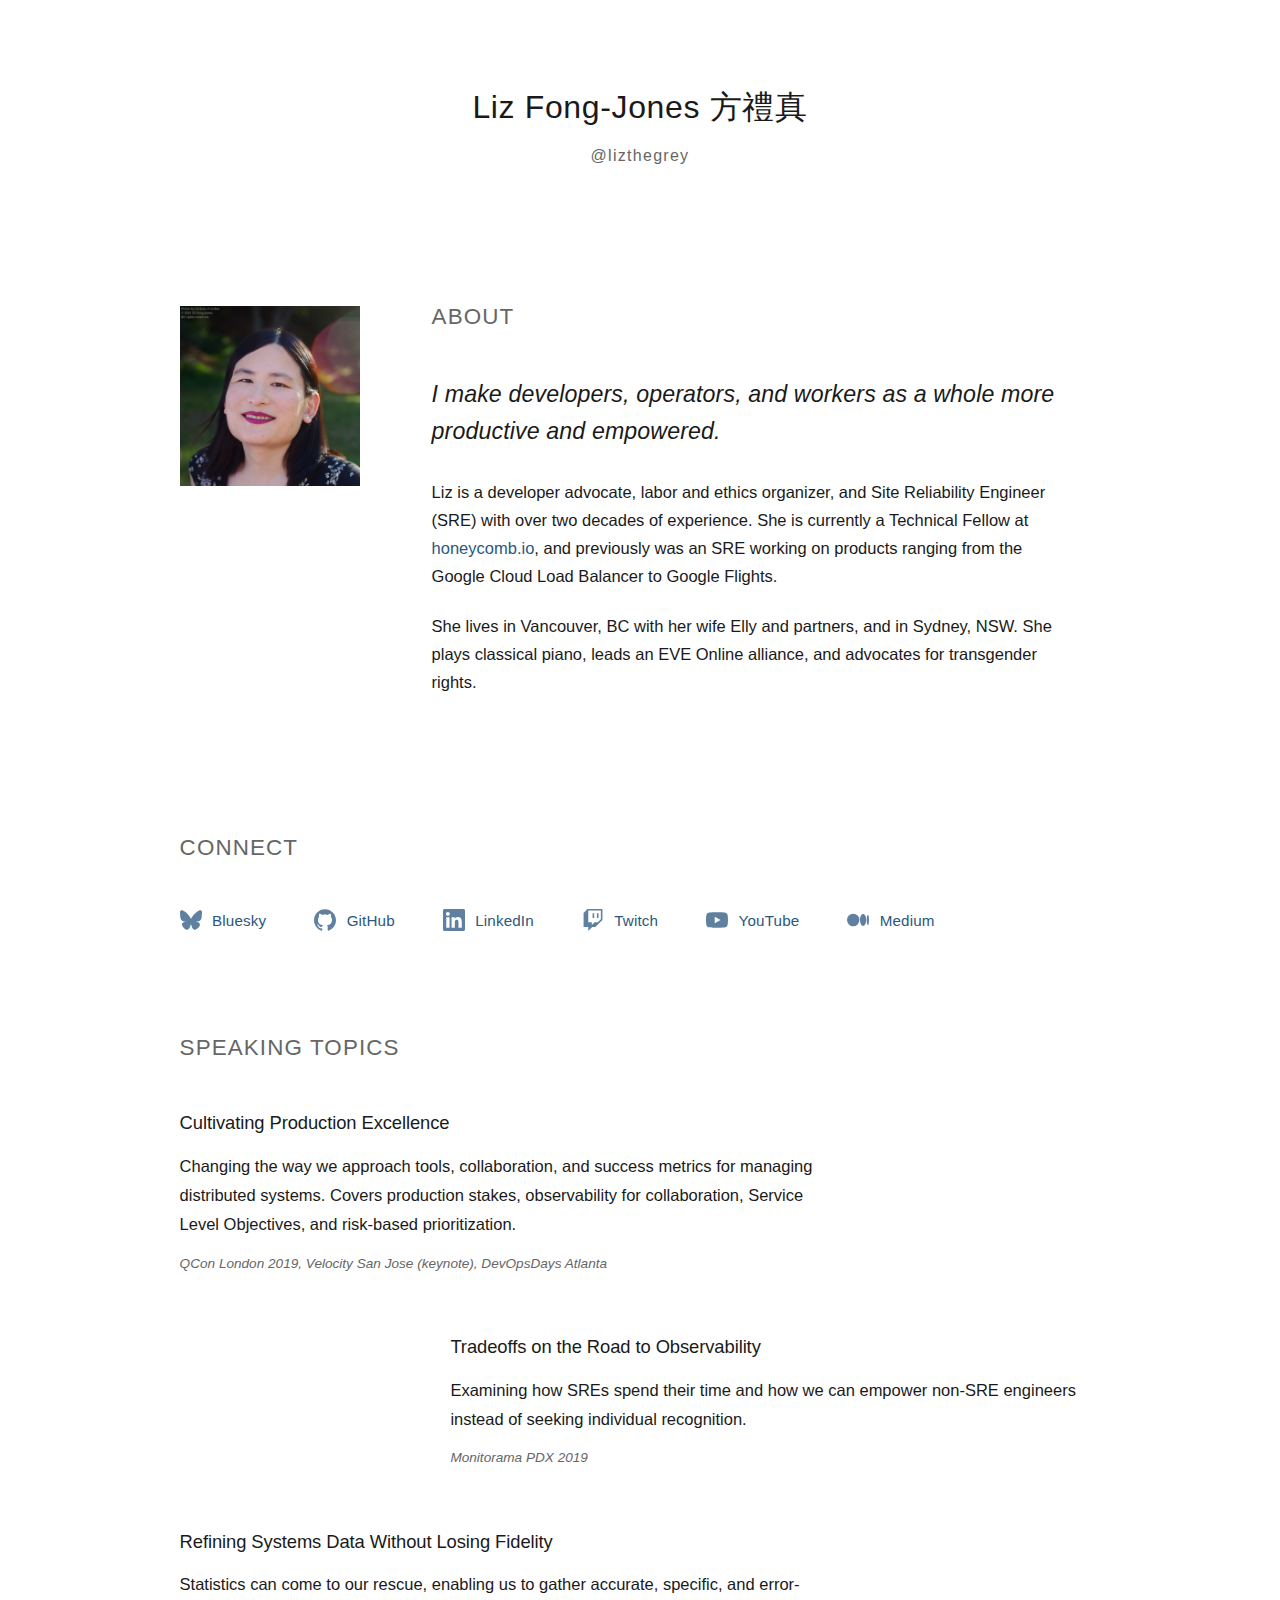
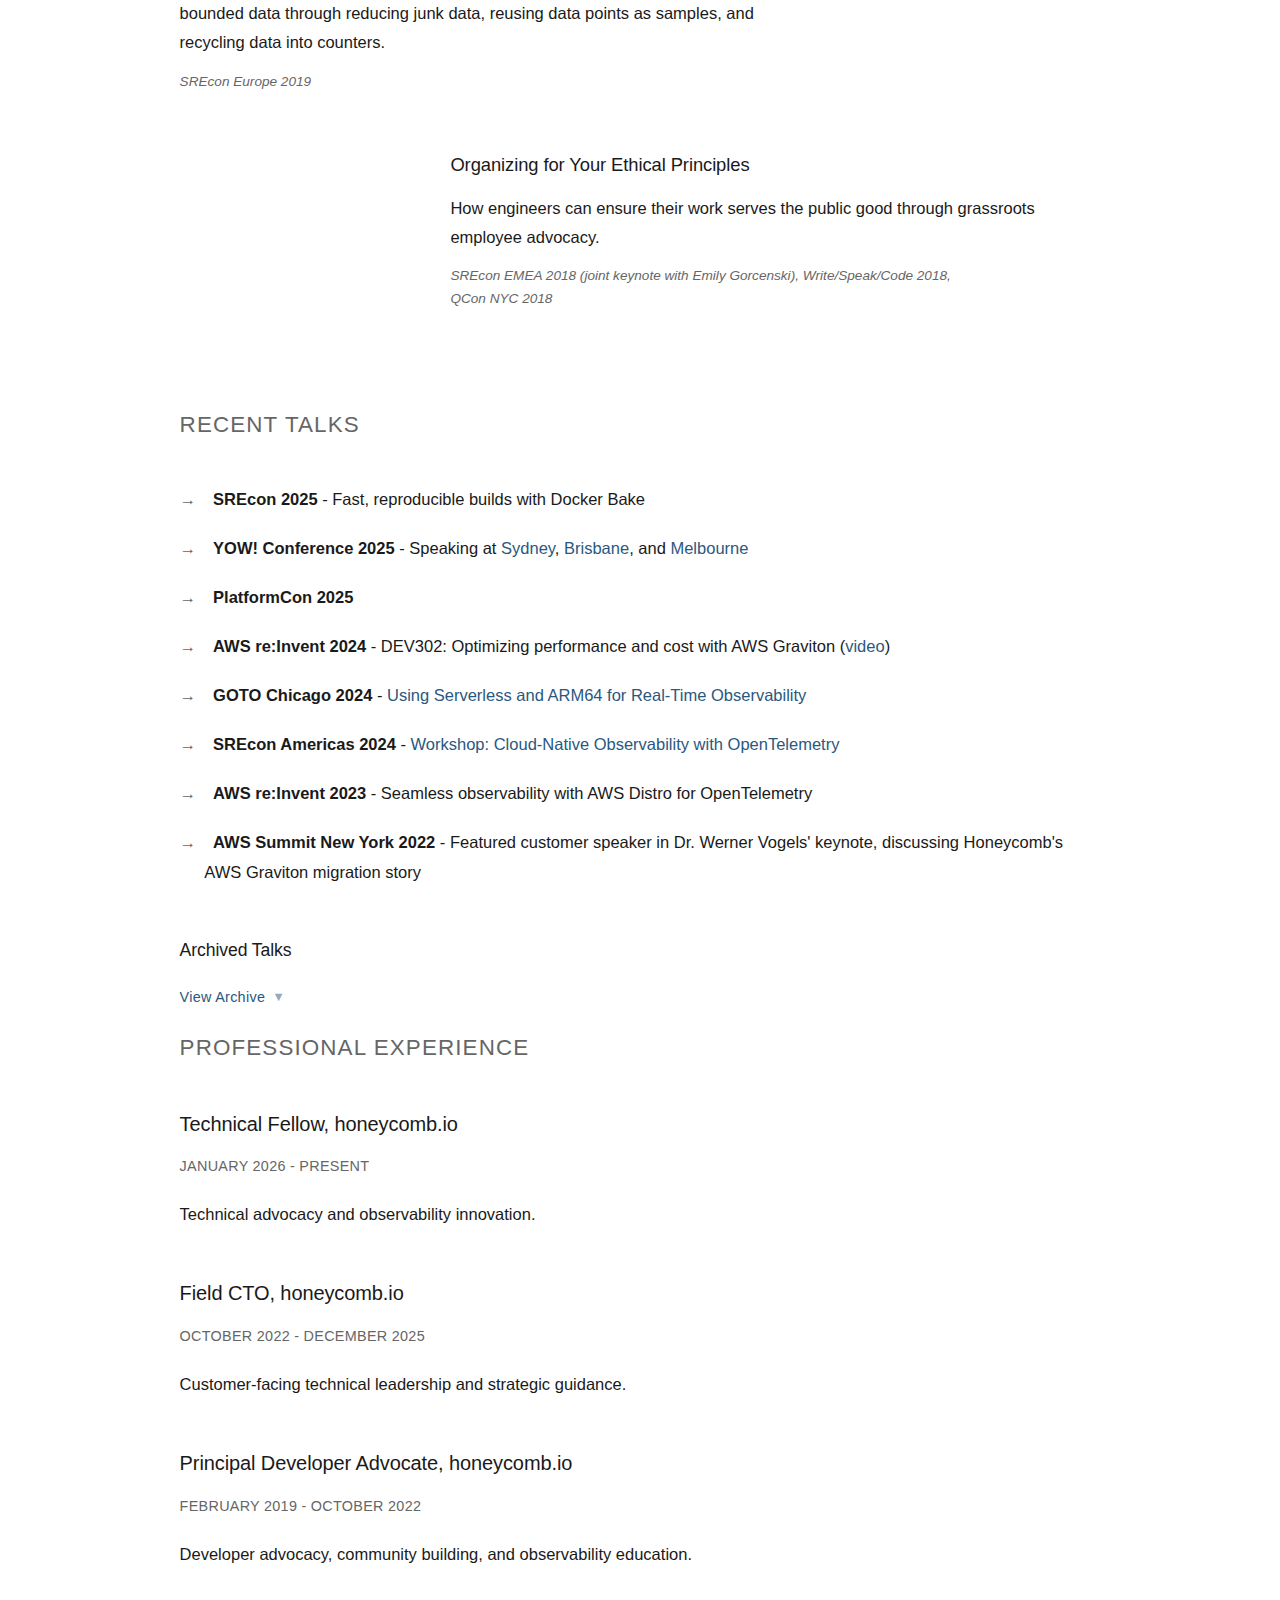
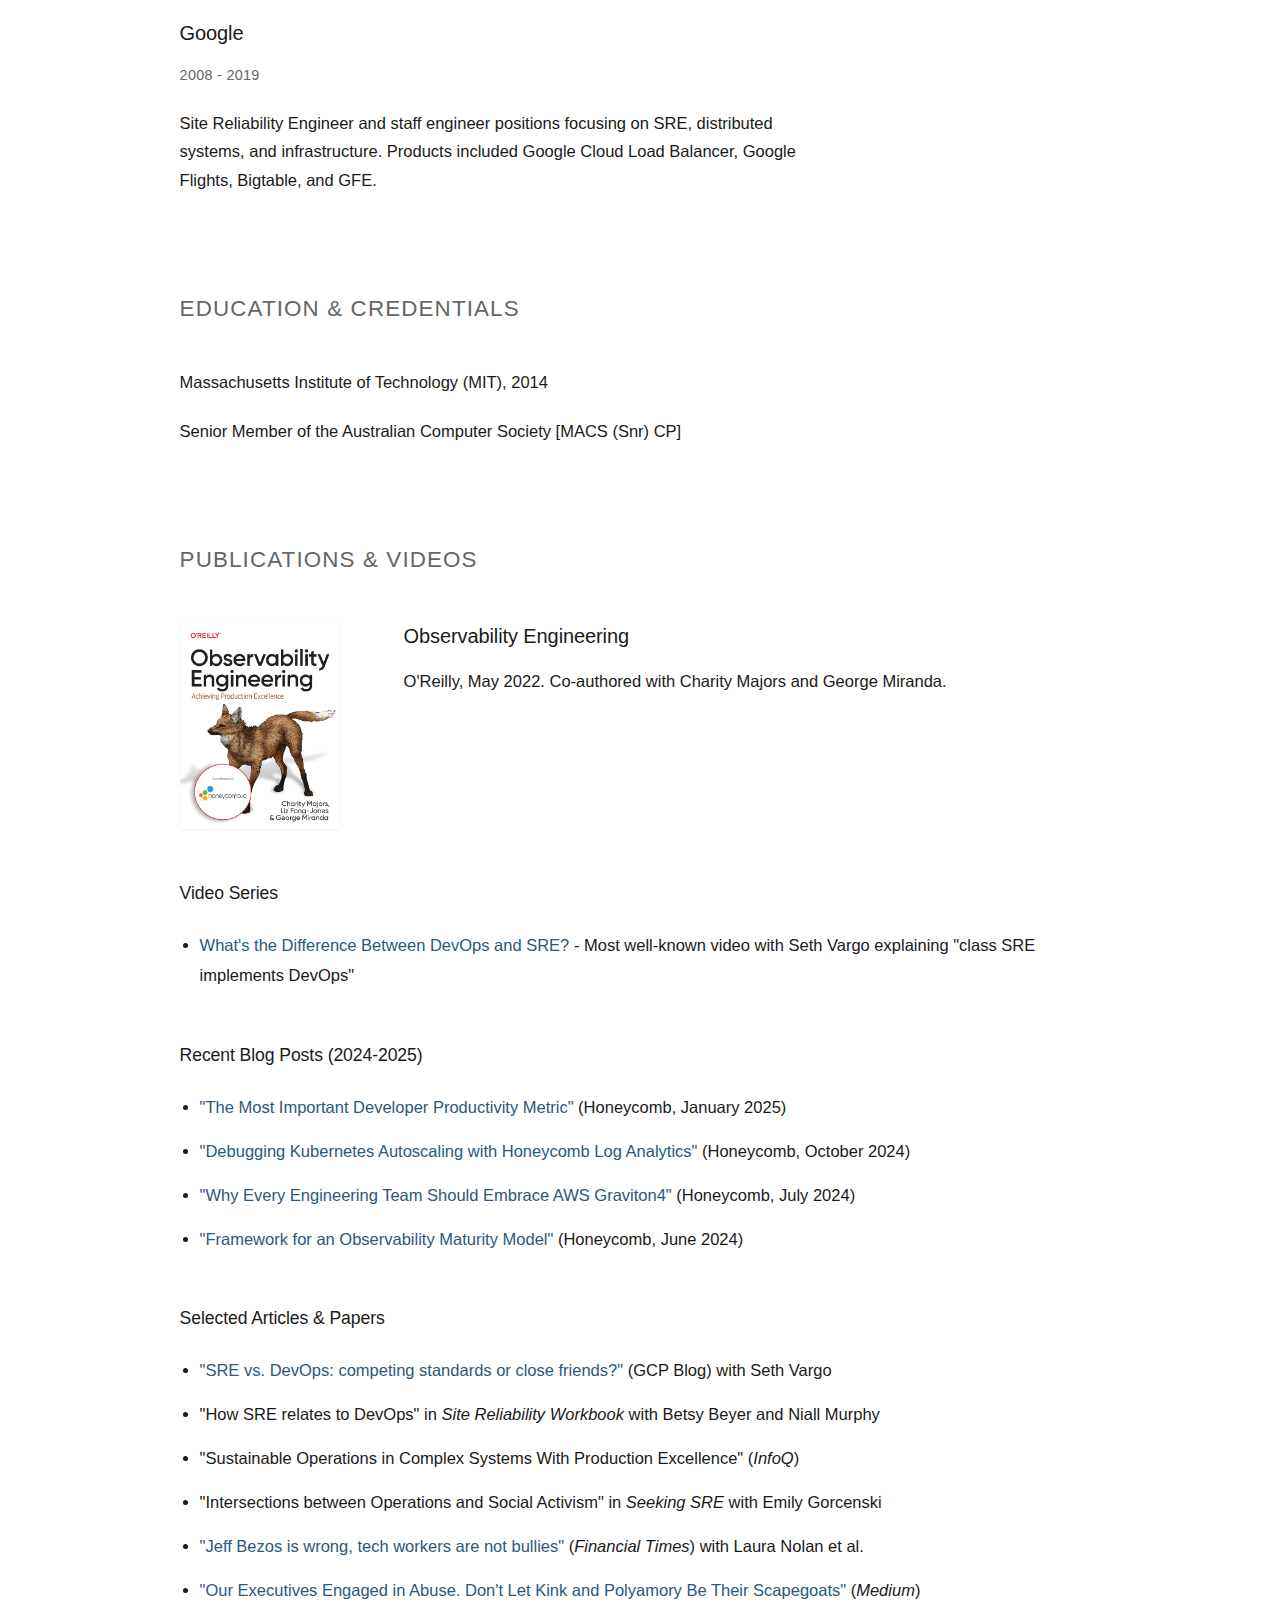
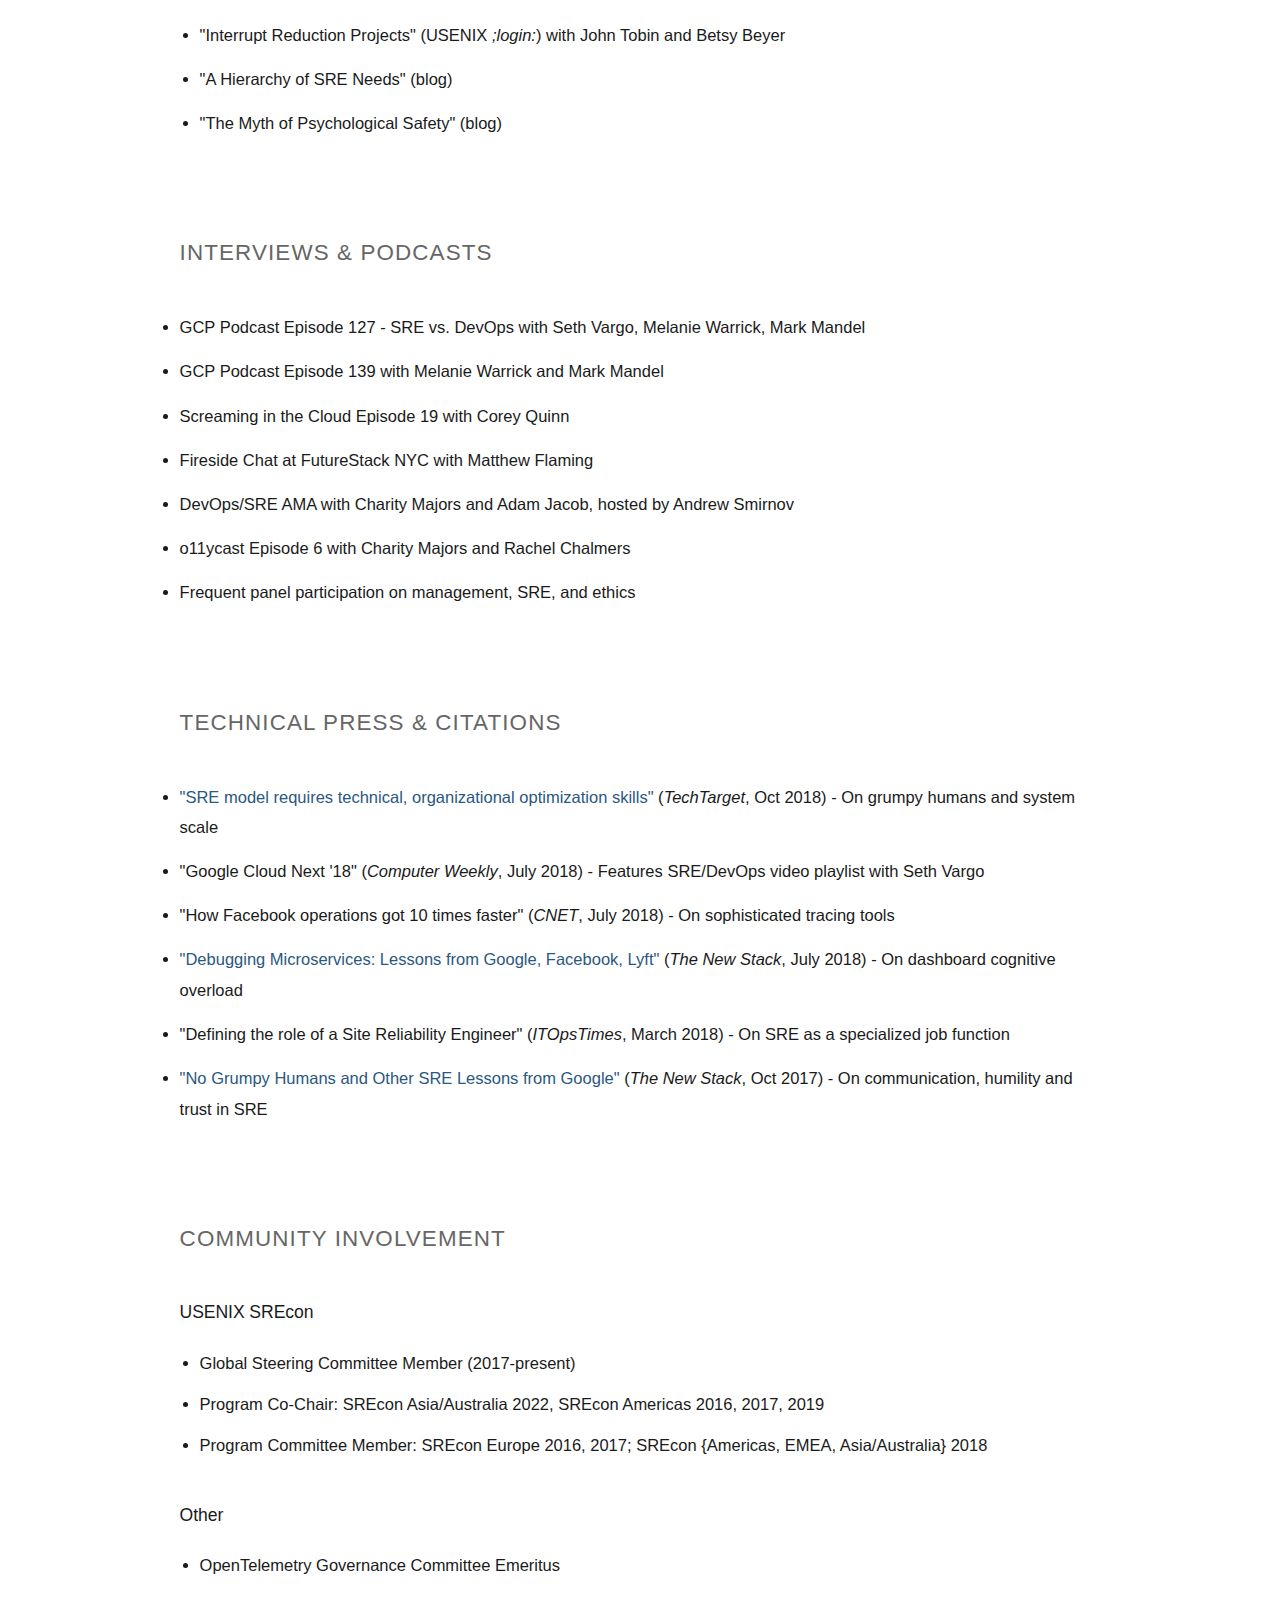
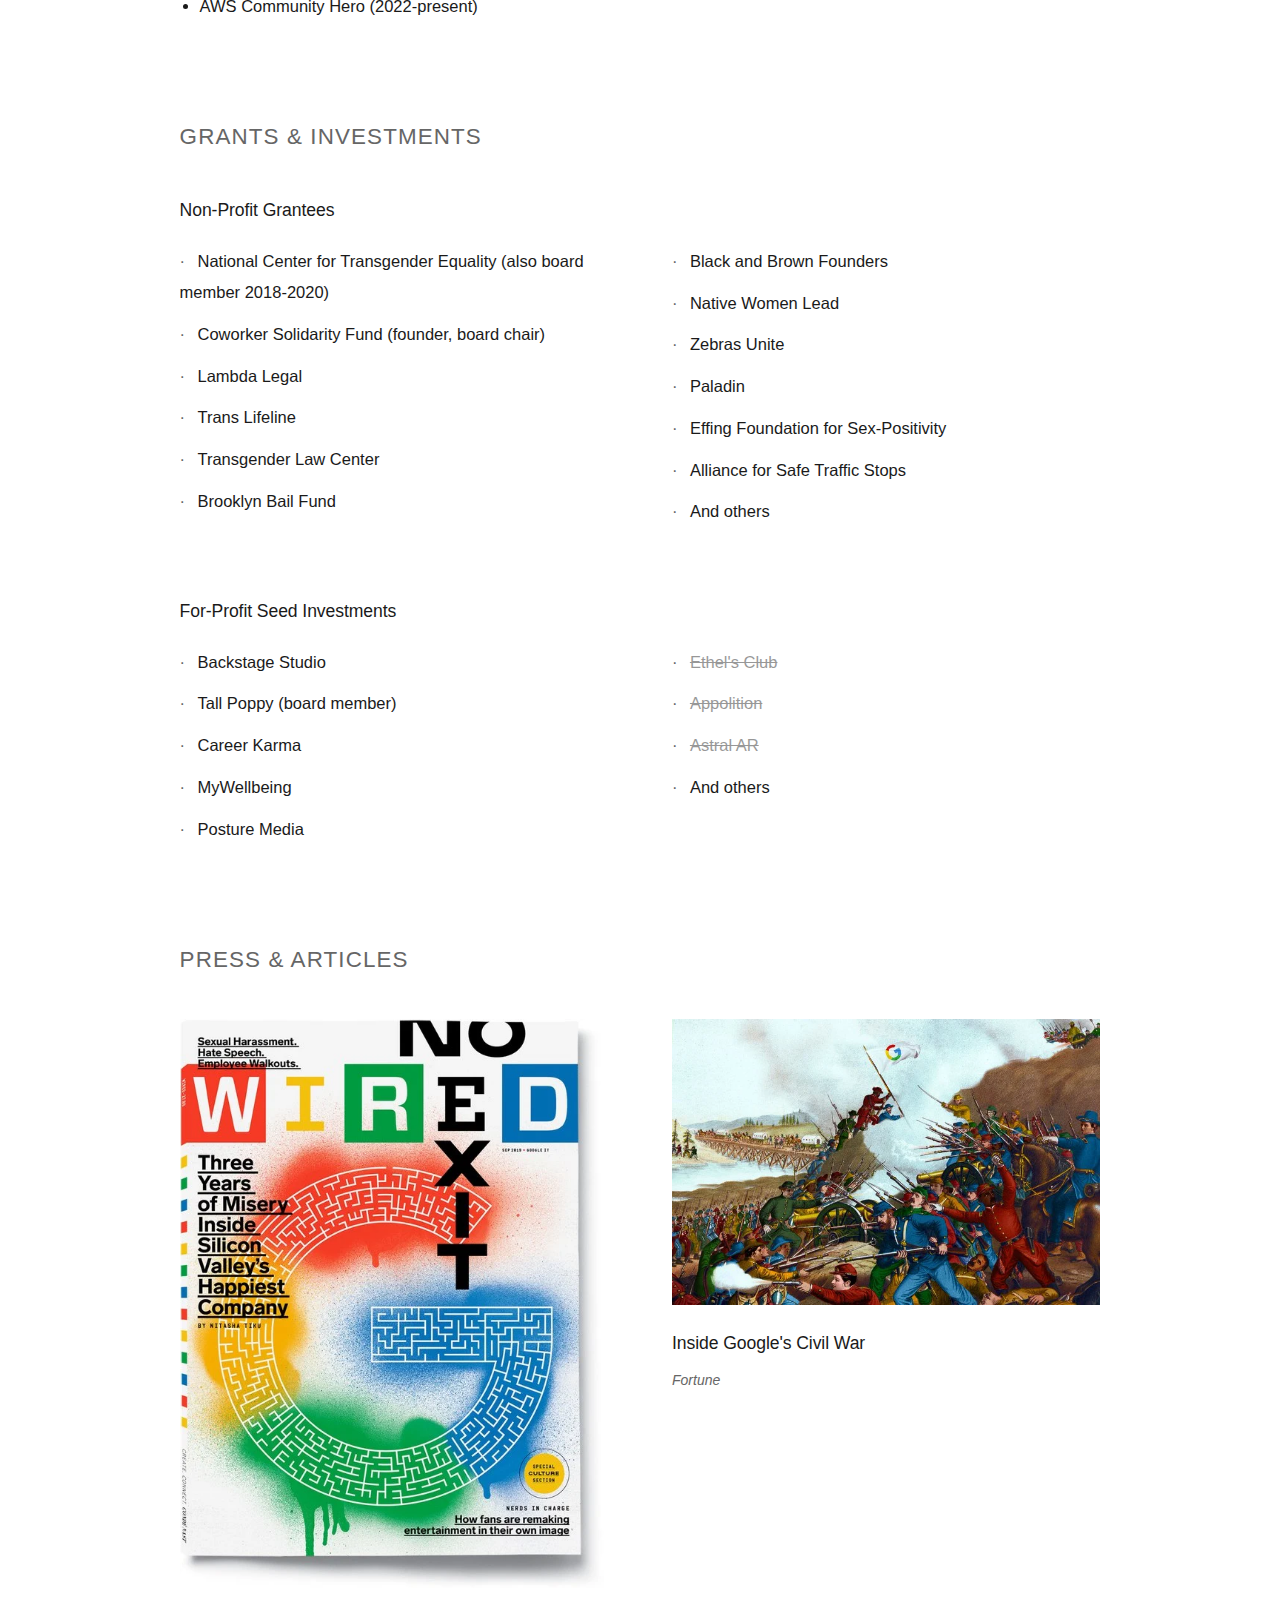
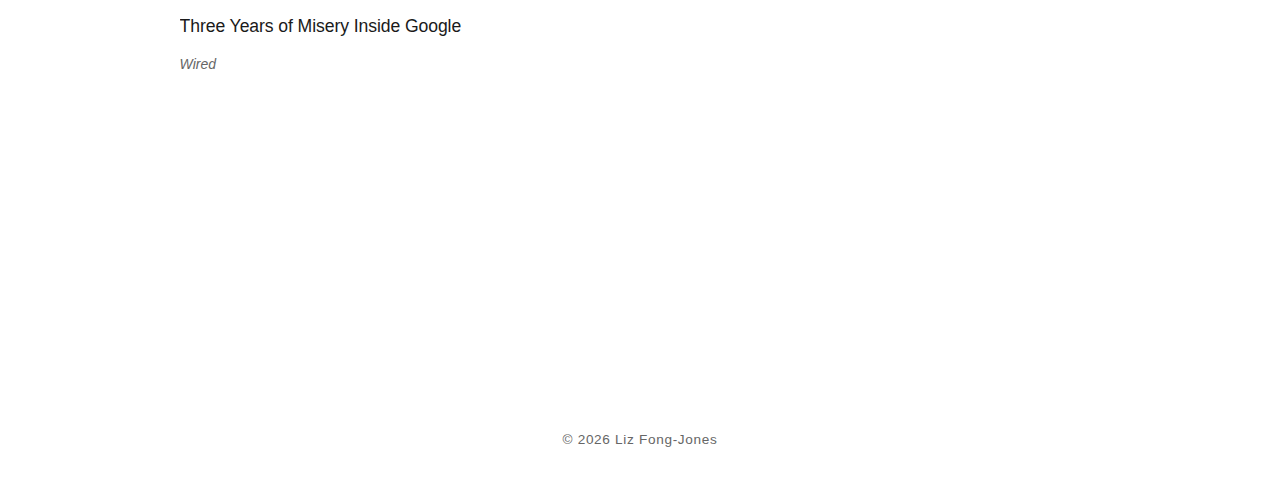
<file: index.html>
<!DOCTYPE html>
<html lang="en">
<head>
    <meta charset="UTF-8">
    <meta name="viewport" content="width=device-width, initial-scale=1.0">
    <title>Liz Fong-Jones (方禮真) - @lizthegrey</title>
    <link rel="stylesheet" href="styles.css">
    <script type="application/ld+json">
    {
        "@context": "https://schema.org/",
        "@type": "ImageObject",
        "contentUrl": "https://lizthegrey.com/images/headshot.jpg",
        "license": "https://lizthegrey.com/copyright.html",
        "acquireLicensePage": "mailto:elizabeth@ctyalcove.org",
        "creditText": "Photo by Zackary Drucker / \u00a9 2025 ZE Fong-Jones",
        "creator": {
            "@type": "Person",
            "name": "Zackary Drucker"
        },
        "copyrightNotice": "\u00a9 2025 ZE Fong-Jones. All rights reserved.",
        "copyrightYear": 2025
    }
    </script>
</head>
<body>
    <!-- SVG Icon Sprite -->
    <svg xmlns="http://www.w3.org/2000/svg" style="display: none;">
        <symbol id="icon-bluesky" viewBox="0 0 24 24">
            <path d="M12 10.8c-1.087-2.114-4.046-6.053-6.798-7.995C2.566.944 1.561 1.266.902 1.565.139 1.908 0 3.08 0 3.768c0 .69.378 5.65.624 6.479.815 2.736 3.713 3.66 6.383 3.364.136-.02.275-.039.415-.056-.138.022-.276.04-.415.056-3.912.58-7.387 2.005-2.83 7.078 5.013 5.19 6.87-1.113 7.823-4.308.953 3.195 2.05 9.271 7.733 4.308 4.267-4.308 1.172-6.498-2.74-7.078a8.741 8.741 0 0 1-.415-.056c.14.017.279.036.415.056 2.67.297 5.568-.628 6.383-3.364.246-.828.624-5.79.624-6.478 0-.69-.139-1.861-.902-2.206-.659-.298-1.664-.62-4.3 1.24C16.046 4.748 13.087 8.687 12 10.8Z"/>
        </symbol>
        <symbol id="icon-github" viewBox="0 0 24 24">
            <path d="M12 .297c-6.63 0-12 5.373-12 12 0 5.303 3.438 9.8 8.205 11.385.6.113.82-.258.82-.577 0-.285-.01-1.04-.015-2.04-3.338.724-4.042-1.61-4.042-1.61C4.422 18.07 3.633 17.7 3.633 17.7c-1.087-.744.084-.729.084-.729 1.205.084 1.838 1.236 1.838 1.236 1.07 1.835 2.809 1.305 3.495.998.108-.776.417-1.305.76-1.605-2.665-.3-5.466-1.332-5.466-5.93 0-1.31.465-2.38 1.235-3.22-.135-.303-.54-1.523.105-3.176 0 0 1.005-.322 3.3 1.23.96-.267 1.98-.399 3-.405 1.02.006 2.04.138 3 .405 2.28-1.552 3.285-1.23 3.285-1.23.645 1.653.24 2.873.12 3.176.765.84 1.23 1.91 1.23 3.22 0 4.61-2.805 5.625-5.475 5.92.42.36.81 1.096.81 2.22 0 1.606-.015 2.896-.015 3.286 0 .315.21.69.825.57C20.565 22.092 24 17.592 24 12.297c0-6.627-5.373-12-12-12"/>
        </symbol>
        <symbol id="icon-linkedin" viewBox="0 0 24 24">
            <path d="M20.447 20.452h-3.554v-5.569c0-1.328-.027-3.037-1.852-3.037-1.853 0-2.136 1.445-2.136 2.939v5.667H9.351V9h3.414v1.561h.046c.477-.9 1.637-1.85 3.37-1.85 3.601 0 4.267 2.37 4.267 5.455v6.286zM5.337 7.433c-1.144 0-2.063-.926-2.063-2.065 0-1.138.92-2.063 2.063-2.063 1.14 0 2.064.925 2.064 2.063 0 1.139-.925 2.065-2.064 2.065zm1.782 13.019H3.555V9h3.564v11.452zM22.225 0H1.771C.792 0 0 .774 0 1.729v20.542C0 23.227.792 24 1.771 24h20.451C23.2 24 24 23.227 24 22.271V1.729C24 .774 23.2 0 22.222 0h.003z"/>
        </symbol>
        <symbol id="icon-twitch" viewBox="0 0 24 24">
            <path d="M11.571 4.714h1.715v5.143H11.57zm4.715 0H18v5.143h-1.714zM6 0L1.714 4.286v15.428h5.143V24l4.286-4.286h3.428L22.286 12V0zm14.571 11.143l-3.428 3.428h-3.429l-3 3v-3H6.857V1.714h13.714Z"/>
        </symbol>
        <symbol id="icon-youtube" viewBox="0 0 24 24">
            <path d="M23.498 6.186a3.016 3.016 0 0 0-2.122-2.136C19.505 3.545 12 3.545 12 3.545s-7.505 0-9.377.505A3.017 3.017 0 0 0 .502 6.186C0 8.07 0 12 0 12s0 3.93.502 5.814a3.016 3.016 0 0 0 2.122 2.136c1.871.505 9.376.505 9.376.505s7.505 0 9.377-.505a3.015 3.015 0 0 0 2.122-2.136C24 15.93 24 12 24 12s0-3.93-.502-5.814zM9.545 15.568V8.432L15.818 12l-6.273 3.568z"/>
        </symbol>
        <symbol id="icon-medium" viewBox="0 0 24 24">
            <path d="M13.54 12a6.8 6.8 0 01-6.77 6.82A6.8 6.8 0 010 12a6.8 6.8 0 016.77-6.82A6.8 6.8 0 0113.54 12zM20.96 12c0 3.54-1.51 6.42-3.38 6.42-1.87 0-3.39-2.88-3.39-6.42s1.52-6.42 3.39-6.42 3.38 2.88 3.38 6.42M24 12c0 3.17-.53 5.75-1.19 5.75-.66 0-1.19-2.58-1.19-5.75s.53-5.75 1.19-5.75C23.47 6.25 24 8.83 24 12z"/>
        </symbol>
    </svg>

    <header>
        <h1>Liz Fong-Jones <span class="chinese-name" lang="zh-Hant">方禮真</span></h1>
        <p class="handle">@lizthegrey</p>
    </header>

    <main>
        <section id="about">
            <div class="about-content">
                <a href="images/headshot.jpg" target="_blank" rel="noopener">
                    <img src="images/headshot-small.jpg" alt="Liz Fong-Jones smiling outdoors, with long black hair, magenta lipstick, and pearl stud earrings, wearing a black floral top" title="© 2025 ZE Fong-Jones. Photo by Zackary Drucker. All rights reserved; contact elizabeth@ctyalcove.org for republication permissions." class="profile-photo">
                </a>
                <div class="about-text">
                    <h2>About</h2>
                    <p class="headline">
                        I make developers, operators, and workers as a whole more productive and empowered.
                    </p>
                    <p>
                        Liz is a developer advocate, labor and ethics organizer, and Site Reliability Engineer (SRE)
                        with over two decades of experience. She is currently a Technical Fellow at
                        <a href="https://honeycomb.io" target="_blank" rel="noopener">honeycomb.io</a>, and previously
                        was an SRE working on products ranging from the Google Cloud Load Balancer to Google Flights.
                    </p>
                    <p>
                        She lives in Vancouver, BC with her wife Elly and partners, and in Sydney, NSW. She plays
                        classical piano, leads an EVE Online alliance, and advocates for transgender rights.
                    </p>
                </div>
            </div>
        </section>

        <section id="social">
            <h2>Connect</h2>
            <nav class="social-links">
                <a href="https://bsky.app/profile/lizthegrey.com" target="_blank" rel="noopener" aria-label="Bluesky">
                    <svg class="social-icon" aria-hidden="true"><use href="#icon-bluesky"></use></svg>
                    <span>Bluesky</span>
                </a>
                <a href="https://github.com/lizthegrey" target="_blank" rel="noopener" aria-label="GitHub">
                    <svg class="social-icon" aria-hidden="true"><use href="#icon-github"></use></svg>
                    <span>GitHub</span>
                </a>
                <a href="https://www.linkedin.com/in/efong/" target="_blank" rel="noopener" aria-label="LinkedIn">
                    <svg class="social-icon" aria-hidden="true"><use href="#icon-linkedin"></use></svg>
                    <span>LinkedIn</span>
                </a>
                <a href="https://www.twitch.tv/lizthegrey" target="_blank" rel="noopener" aria-label="Twitch">
                    <svg class="social-icon" aria-hidden="true"><use href="#icon-twitch"></use></svg>
                    <span>Twitch</span>
                </a>
                <a href="https://www.youtube.com/@lizthegrey" target="_blank" rel="noopener" aria-label="YouTube">
                    <svg class="social-icon" aria-hidden="true"><use href="#icon-youtube"></use></svg>
                    <span>YouTube</span>
                </a>
                <a href="https://medium.com/@lizthegrey" target="_blank" rel="noopener" aria-label="Medium">
                    <svg class="social-icon" aria-hidden="true"><use href="#icon-medium"></use></svg>
                    <span>Medium</span>
                </a>
            </nav>
        </section>

        <section id="speaking">
            <h2>Speaking Topics</h2>
            <ul class="topics-grid">
                <li>
                    <h3>Cultivating Production Excellence</h3>
                    <p>Changing the way we approach tools, collaboration, and success metrics for managing distributed systems. Covers production stakes, observability for collaboration, Service Level Objectives, and risk-based prioritization.</p>
                    <p class="venues">QCon London 2019, Velocity San Jose (keynote), DevOpsDays Atlanta</p>
                </li>
                <li>
                    <h3>Tradeoffs on the Road to Observability</h3>
                    <p>Examining how SREs spend their time and how we can empower non-SRE engineers instead of seeking individual recognition.</p>
                    <p class="venues">Monitorama PDX 2019</p>
                </li>
                <li>
                    <h3>Refining Systems Data Without Losing Fidelity</h3>
                    <p>Statistics can come to our rescue, enabling us to gather accurate, specific, and error-bounded data through reducing junk data, reusing data points as samples, and recycling data into counters.</p>
                    <p class="venues">SREcon Europe 2019</p>
                </li>
                <li>
                    <h3>Organizing for Your Ethical Principles</h3>
                    <p>How engineers can ensure their work serves the public good through grassroots employee advocacy.</p>
                    <p class="venues">SREcon EMEA 2018 (joint keynote with Emily Gorcenski), Write/Speak/Code 2018, QCon NYC 2018</p>
                </li>
            </ul>
        </section>

        <section id="recent-talks">
            <h2>Recent Talks</h2>
            <ul class="talk-list">
                <li>
                    <strong>SREcon 2025</strong> - Fast, reproducible builds with Docker Bake
                </li>
                <li>
                    <strong>YOW! Conference 2025</strong> - Speaking at <a href="https://yowcon.com/sydney-2025/speakers/3874/liz-fong-jones" target="_blank" rel="noopener">Sydney</a>, <a href="https://yowcon.com/brisbane-2025/speakers/3863/liz-fong-jones" target="_blank" rel="noopener">Brisbane</a>, and <a href="https://yowcon.com/melbourne-2025/speakers/3844/liz-fong-jones" target="_blank" rel="noopener">Melbourne</a>
                </li>
                <li>
                    <strong>PlatformCon 2025</strong>
                </li>
                <li>
                    <strong>AWS re:Invent 2024</strong> - DEV302: Optimizing performance and cost with AWS Graviton (<a href="https://www.youtube.com/watch?v=vSdScyCFsFI" target="_blank" rel="noopener">video</a>)
                </li>
                <li>
                    <strong>GOTO Chicago 2024</strong> - <a href="https://gotochgo.com/2024/sessions/3358/using-serverless-and-arm64-for-real-time-observability" target="_blank" rel="noopener">Using Serverless and ARM64 for Real-Time Observability</a>
                </li>
                <li>
                    <strong>SREcon Americas 2024</strong> - <a href="https://www.usenix.org/conference/srecon24americas/presentation/fong-jones" target="_blank" rel="noopener">Workshop: Cloud-Native Observability with OpenTelemetry</a>
                </li>
                <li>
                    <strong>AWS re:Invent 2023</strong> - Seamless observability with AWS Distro for OpenTelemetry
                </li>
                <li>
                    <strong>AWS Summit New York 2022</strong> - Featured customer speaker in Dr. Werner Vogels' keynote, discussing Honeycomb's AWS Graviton migration story
                </li>
            </ul>

            <h3 class="subsection-heading">Archived Talks</h3>
            <button class="accordion-toggle subsection-toggle" aria-expanded="false" aria-controls="talks-content">
                <span>View Archive</span>
                <span class="toggle-icon" aria-hidden="true">▼</span>
            </button>
            <div id="talks-content" class="accordion-content" hidden>
                <article class="talk">
                    <h3>Intro to SRE</h3>
                    <p>
                        Reliability is a critical feature of most software, and maintenance rather than
                        initial development predominates the cost of most software systems.
                    </p>
                    <p class="co-dev"><strong>Co-developer:</strong> Alesia Braga</p>
                    <h4>Venues & Videos:</h4>
                    <ul>
                        <li>The Lead Developer NYC 2018 - <a href="https://www.youtube.com/watch?v=9kphSZi69tg&index=6&list=PLdh-RwQzDsaN-evaS8HbRZW6THM-L4Ine" target="_blank" rel="noopener">video</a>, <a href="https://drive.google.com/file/d/1uMrjy_MSxaDdyWDU8ivT0OyWFlcHVfkO/view" target="_blank" rel="noopener">slides</a></li>
                        <li>Code As Craft at Etsy - <a href="https://www.youtube.com/watch?v=7VeU6LnOUms" target="_blank" rel="noopener">video</a>, <a href="https://drive.google.com/open?id=1IRTbehoPEhq4PtyxGYVP_rrOddYpLOs_" target="_blank" rel="noopener">slides</a></li>
                        <li>PDX Women Talking Tech meetup</li>
                        <li>Toronto & Chicago Google Cloud Summits</li>
                        <li>Velocity NYC 2018 (enterprise version with Dave Rensin) - <a href="https://drive.google.com/open?id=1FXwHm6mpmRA9NaIJEu4cB1s6ffbyGBfl" target="_blank" rel="noopener">slides</a></li>
                    </ul>
                </article>

                <article class="talk">
                    <h3>Debugging Microservices</h3>
                    <p>
                        When using tens or hundreds of microservices to provide an application's critical functionality,
                        diagnosing interactions becomes complex.
                    </p>
                    <p class="co-dev"><strong>Co-developers:</strong> George Talbot, Adam Mckaig</p>
                    <h4>Venues & Videos:</h4>
                    <ul>
                        <li>Systems at Scale 2018 - <a href="https://atscaleconference.com/videos/systems-scale-2018-resolving-outages-faster-with-better-debugging-strategies/" target="_blank" rel="noopener">video</a>, <a href="https://drive.google.com/file/d/1rM6fy_z9sZD45NYi5mvdxNQRa2ivpYt8/view" target="_blank" rel="noopener">slides</a></li>
                        <li>All Day DevOps 2018 - <a href="http://play.sonatype.com/watch/BXcPBkUazJArcBohkfghCN" target="_blank" rel="noopener">video</a>, <a href="https://drive.google.com/open?id=1rR7976kcA7Q_5M4HaUzEJvBElcFAgX1w" target="_blank" rel="noopener">slides</a></li>
                        <li>QCon NYC 2018, DevOpsDays NYC 2018, Gluecon 2018, SREcon Americas 2018</li>
                    </ul>
                </article>

                <article class="talk">
                    <h3>Reliable Inclusion</h3>
                    <p>
                        Making your team safe and inclusive doesn't end with unconscious bias training.
                    </p>
                    <h4>Venues:</h4>
                    <ul>
                        <li>Flawless Hacks 2018 - <a href="https://drive.google.com/open?id=13Kfq1qftiesouhS0UGB4JntyQ5QpGnYY" target="_blank" rel="noopener">slides</a></li>
                        <li>Velocity NY 2016</li>
                        <li>Internal Google training</li>
                    </ul>
                </article>

                <article class="talk">
                    <h3>Effective Service Level Objectives</h3>
                    <p>
                        Service level objectives and error budgets are the cornerstone of Site Reliability Engineering.
                    </p>
                    <p class="co-dev"><strong>Co-developers:</strong> CRE team (Kristina Bennett, Alex Bramley, David Ferguson, Marie Cosgrove-Davies)</p>
                    <h4>Venues & Videos:</h4>
                    <ul>
                        <li>Datadog Dash 2018 - <a href="https://www.youtube.com/watch?v=39ycBjCagTU&list=PLdh-RwQzDsaN-evaS8HbRZW6THM-L4Ine&index=6" target="_blank" rel="noopener">video</a>, <a href="https://drive.google.com/file/d/1iXF0AuwFZu3bO2W6e6O7sSKHD2PH55uk/view" target="_blank" rel="noopener">slides</a></li>
                        <li>Google Cloud Next SF 2018 - <a href="https://www.youtube.com/watch?v=TzFjweKACMY" target="_blank" rel="noopener">video</a>, <a href="https://drive.google.com/file/d/1iOMaYIwlUBiGoG2mf8MFzl3EHy5xGJpq/view" target="_blank" rel="noopener">slides</a></li>
                        <li>Code As Craft at Etsy</li>
                    </ul>
                </article>

                <article class="talk">
                    <h3>Relieving Tech Debt w/ Interrupt Reduction Projects</h3>
                    <p>
                        Planning approach addressing month-long projects, oncall rotations, and week-long technical debt initiatives.
                    </p>
                    <p class="co-dev"><strong>Co-developers:</strong> John Tobin, Dave O'Connor</p>
                    <h4>Venues:</h4>
                    <ul>
                        <li>BoSRE Boston - <a href="https://drive.google.com/file/d/1H93EiP7hPZ-yWCegou23iFjHlfB2Ke9_/view" target="_blank" rel="noopener">slides</a></li>
                        <li>SREcon Europe 2016 - <a href="https://www.usenix.org/conference/srecon16europe/program/presentation/fong-jones-projects" target="_blank" rel="noopener">video</a></li>
                        <li>Internal Google summits</li>
                    </ul>
                </article>

                <article class="talk">
                    <h3>Managing Up and Sideways</h3>
                    <p>
                        Guidance on handling management challenges and influencing projects as individual contributor or tech lead.
                    </p>
                    <h4>Venues & Videos:</h4>
                    <ul>
                        <li>Lesbians Who Tech NYC 2018 keynote - <a href="https://www.youtube.com/watch?v=YIyRicOWQnM" target="_blank" rel="noopener">video</a>, <a href="https://drive.google.com/file/d/13apCx-C915Ji2cXiPt6ijmTvEApKvxeX/view" target="_blank" rel="noopener">slides</a>, <a href="https://twitter.com/lizthegrey/status/1040736181296738304" target="_blank" rel="noopener">a11y notes</a></li>
                        <li>SREcon 2016 Europe</li>
                    </ul>
                </article>

                <article class="talk">
                    <h3>Build skills through hobbies! Bring them to work!</h3>
                    <p>
                        Building technical and leadership skills doesn't only happen in the workplace!
                    </p>
                    <h4>Venues & Videos:</h4>
                    <ul>
                        <li>!!con NYC 2018 keynote - <a href="https://www.youtube.com/watch?v=L3CsxLU0jC0" target="_blank" rel="noopener">video</a>, <a href="https://drive.google.com/file/d/1LP25JiuqvNNxrlj_xEpQC2M5SOq6A0SK/view" target="_blank" rel="noopener">slides</a></li>
                    </ul>
                </article>
            </div>

        <section id="experience">
            <h2>Professional Experience</h2>
            <article>
                <h3>Technical Fellow, honeycomb.io</h3>
                <p class="date">January 2026 - Present</p>
                <p>Technical advocacy and observability innovation.</p>
            </article>
            <article>
                <h3>Field CTO, honeycomb.io</h3>
                <p class="date">October 2022 - December 2025</p>
                <p>Customer-facing technical leadership and strategic guidance.</p>
            </article>
            <article>
                <h3>Principal Developer Advocate, honeycomb.io</h3>
                <p class="date">February 2019 - October 2022</p>
                <p>Developer advocacy, community building, and observability education.</p>
            </article>
            <article>
                <h3>Google</h3>
                <p class="date">2008 - 2019</p>
                <p>Site Reliability Engineer and staff engineer positions focusing on SRE, distributed systems, and infrastructure. Products included Google Cloud Load Balancer, Google Flights, Bigtable, and GFE.</p>
            </article>
        </section>

        <section id="education">
            <h2>Education & Credentials</h2>
            <p>Massachusetts Institute of Technology (MIT), 2014</p>
            <p>Senior Member of the Australian Computer Society [MACS (Snr) CP]</p>
        </section>

        <section id="publications">
            <h2>Publications & Videos</h2>
            <article class="publication">
                <img src="images/observability-book-cover.png" alt="Observability Engineering book cover featuring a maned wolf" class="book-cover">
                <div class="publication-details">
                    <h3>Observability Engineering</h3>
                    <p>O'Reilly, May 2022. Co-authored with Charity Majors and George Miranda.</p>
                </div>
            </article>

            <div class="publications-list">
                <h3>Video Series</h3>
                <ul>
                    <li><a href="https://www.youtube.com/watch?v=uTEL8Ff1Zvk" target="_blank" rel="noopener">What's the Difference Between DevOps and SRE?</a> - Most well-known video with Seth Vargo explaining "class SRE implements DevOps"</li>
                </ul>

                <h3>Recent Blog Posts (2024-2025)</h3>
                <ul>
                    <li><a href="https://www.honeycomb.io/blog/most-important-developer-productivity-metric" target="_blank" rel="noopener">"The Most Important Developer Productivity Metric"</a> (Honeycomb, January 2025)</li>
                    <li><a href="https://www.honeycomb.io/blog/debugging-kubernetes-autoscaling-honeycomb-log-analytics" target="_blank" rel="noopener">"Debugging Kubernetes Autoscaling with Honeycomb Log Analytics"</a> (Honeycomb, October 2024)</li>
                    <li><a href="https://www.honeycomb.io/blog/why-every-engineering-team-should-embrace-aws-graviton4" target="_blank" rel="noopener">"Why Every Engineering Team Should Embrace AWS Graviton4"</a> (Honeycomb, July 2024)</li>
                    <li><a href="https://www.honeycomb.io/blog/framework-observability-maturity-model" target="_blank" rel="noopener">"Framework for an Observability Maturity Model"</a> (Honeycomb, June 2024)</li>
                </ul>

                <h3>Selected Articles & Papers</h3>
                <ul>
                    <li><a href="https://cloud.google.com/blog/products/devops-sre/sre-vs-devops-competing-standards-or-close-friends" target="_blank" rel="noopener">"SRE vs. DevOps: competing standards or close friends?"</a> (GCP Blog) with Seth Vargo</li>
                    <li>"How SRE relates to DevOps" in <em>Site Reliability Workbook</em> with Betsy Beyer and Niall Murphy</li>
                    <li>"Sustainable Operations in Complex Systems With Production Excellence" (<em>InfoQ</em>)</li>
                    <li>"Intersections between Operations and Social Activism" in <em>Seeking SRE</em> with Emily Gorcenski</li>
                    <li><a href="https://www.ft.com/content/48e8e72a-8ecd-11e8-bb8f-a6a2f7bca546" target="_blank" rel="noopener">"Jeff Bezos is wrong, tech workers are not bullies"</a> (<em>Financial Times</em>) with Laura Nolan et al.</li>
                    <li><a href="https://medium.com/@lizthegrey/our-executives-engaged-in-abuse-dont-let-kink-and-polyamory-be-their-scapegoats-9c6c6c8b364d" target="_blank" rel="noopener">"Our Executives Engaged in Abuse. Don't Let Kink and Polyamory Be Their Scapegoats"</a> (<em>Medium</em>)</li>
                    <li>"Interrupt Reduction Projects" (USENIX <em>;login:</em>) with John Tobin and Betsy Beyer</li>
                    <li>"A Hierarchy of SRE Needs" (blog)</li>
                    <li>"The Myth of Psychological Safety" (blog)</li>
                </ul>
            </div>
        </section>

        <section id="interviews">
            <h2>Interviews & Podcasts</h2>
            <ul class="publications-list">
                <li>GCP Podcast Episode 127 - SRE vs. DevOps with Seth Vargo, Melanie Warrick, Mark Mandel</li>
                <li>GCP Podcast Episode 139 with Melanie Warrick and Mark Mandel</li>
                <li>Screaming in the Cloud Episode 19 with Corey Quinn</li>
                <li>Fireside Chat at FutureStack NYC with Matthew Flaming</li>
                <li>DevOps/SRE AMA with Charity Majors and Adam Jacob, hosted by Andrew Smirnov</li>
                <li>o11ycast Episode 6 with Charity Majors and Rachel Chalmers</li>
                <li>Frequent panel participation on management, SRE, and ethics</li>
            </ul>
        </section>

        <section id="technical-press">
            <h2>Technical Press & Citations</h2>
            <ul class="publications-list">
                <li><a href="https://www.techtarget.com/searchitoperations/news/252450255/SRE-model-requires-technical-organizational-optimization-skills" target="_blank" rel="noopener">"SRE model requires technical, organizational optimization skills"</a> (<em>TechTarget</em>, Oct 2018) - On grumpy humans and system scale</li>
                <li>"Google Cloud Next '18" (<em>Computer Weekly</em>, July 2018) - Features SRE/DevOps video playlist with Seth Vargo</li>
                <li>"How Facebook operations got 10 times faster" (<em>CNET</em>, July 2018) - On sophisticated tracing tools</li>
                <li><a href="https://thenewstack.io/debugging-microservices-lessons-from-google-facebook-lyft/" target="_blank" rel="noopener">"Debugging Microservices: Lessons from Google, Facebook, Lyft"</a> (<em>The New Stack</em>, July 2018) - On dashboard cognitive overload</li>
                <li>"Defining the role of a Site Reliability Engineer" (<em>ITOpsTimes</em>, March 2018) - On SRE as a specialized job function</li>
                <li><a href="https://thenewstack.io/no-grumpy-humans-other-sre-lessons-google/" target="_blank" rel="noopener">"No Grumpy Humans and Other SRE Lessons from Google"</a> (<em>The New Stack</em>, Oct 2017) - On communication, humility and trust in SRE</li>
            </ul>
        </section>

        <section id="community">
            <h2>Community Involvement</h2>
            <div class="community-content">
                <h3>USENIX SREcon</h3>
                <ul>
                    <li>Global Steering Committee Member (2017-present)</li>
                    <li>Program Co-Chair: SREcon Asia/Australia 2022, SREcon Americas 2016, 2017, 2019</li>
                    <li>Program Committee Member: SREcon Europe 2016, 2017; SREcon {Americas, EMEA, Asia/Australia} 2018</li>
                </ul>

                <h3>Other</h3>
                <ul>
                    <li>OpenTelemetry Governance Committee Emeritus</li>
                    <li>AWS Community Hero (2022-present)</li>
                </ul>
            </div>
        </section>

        <section id="grants">
            <h2>Grants & Investments</h2>
            <div class="grants-content">
                <div class="grants-column">
                    <h3>Non-Profit Grantees</h3>
                    <ul>
                        <li>National Center for Transgender Equality (also board member 2018-2020)</li>
                        <li>Coworker Solidarity Fund (founder, board chair)</li>
                        <li>Lambda Legal</li>
                        <li>Trans Lifeline</li>
                        <li>Transgender Law Center</li>
                        <li>Brooklyn Bail Fund</li>
                        <li>Black and Brown Founders</li>
                        <li>Native Women Lead</li>
                        <li>Zebras Unite</li>
                        <li>Paladin</li>
                        <li>Effing Foundation for Sex-Positivity</li>
                        <li>Alliance for Safe Traffic Stops</li>
                        <li>And others</li>
                    </ul>
                </div>

                <div class="grants-column">
                    <h3>For-Profit Seed Investments</h3>
                    <ul>
                        <li>Backstage Studio</li>
                        <li>Tall Poppy (board member)</li>
                        <li>Career Karma</li>
                        <li>MyWellbeing</li>
                        <li>Posture Media</li>
                        <li><del>Ethel's Club</del></li>
                        <li><del>Appolition</del></li>
                        <li><del>Astral AR</del></li>
                        <li>And others</li>
                    </ul>
                </div>
            </div>
        </section>

        <section id="press">
            <h2>Press & Articles</h2>
            <div class="press-grid">
                <article class="press-item">
                    <a href="https://www.wired.com/story/inside-google-three-years-misery-happiest-company-tech/" target="_blank" rel="noopener">
                        <img src="images/wired-google.jpg" alt="Wired magazine cover - Three Years of Misery Inside Google">
                        <h3>Three Years of Misery Inside Google</h3>
                        <p class="publication-name">Wired</p>
                    </a>
                </article>
                <article class="press-item">
                    <a href="https://fortune.com/longform/inside-googles-civil-war/" target="_blank" rel="noopener">
                        <img src="images/fortune-google.jpg" alt="Fortune article - Inside Google's Civil War">
                        <h3>Inside Google's Civil War</h3>
                        <p class="publication-name">Fortune</p>
                    </a>
                </article>
            </div>
        </section>

            </div>
        </section>
    </main>

    <footer>
        <p>&copy; 2026 Liz Fong-Jones</p>
    </footer>

    <script src="script.js"></script>
</body>
</html>
</file>
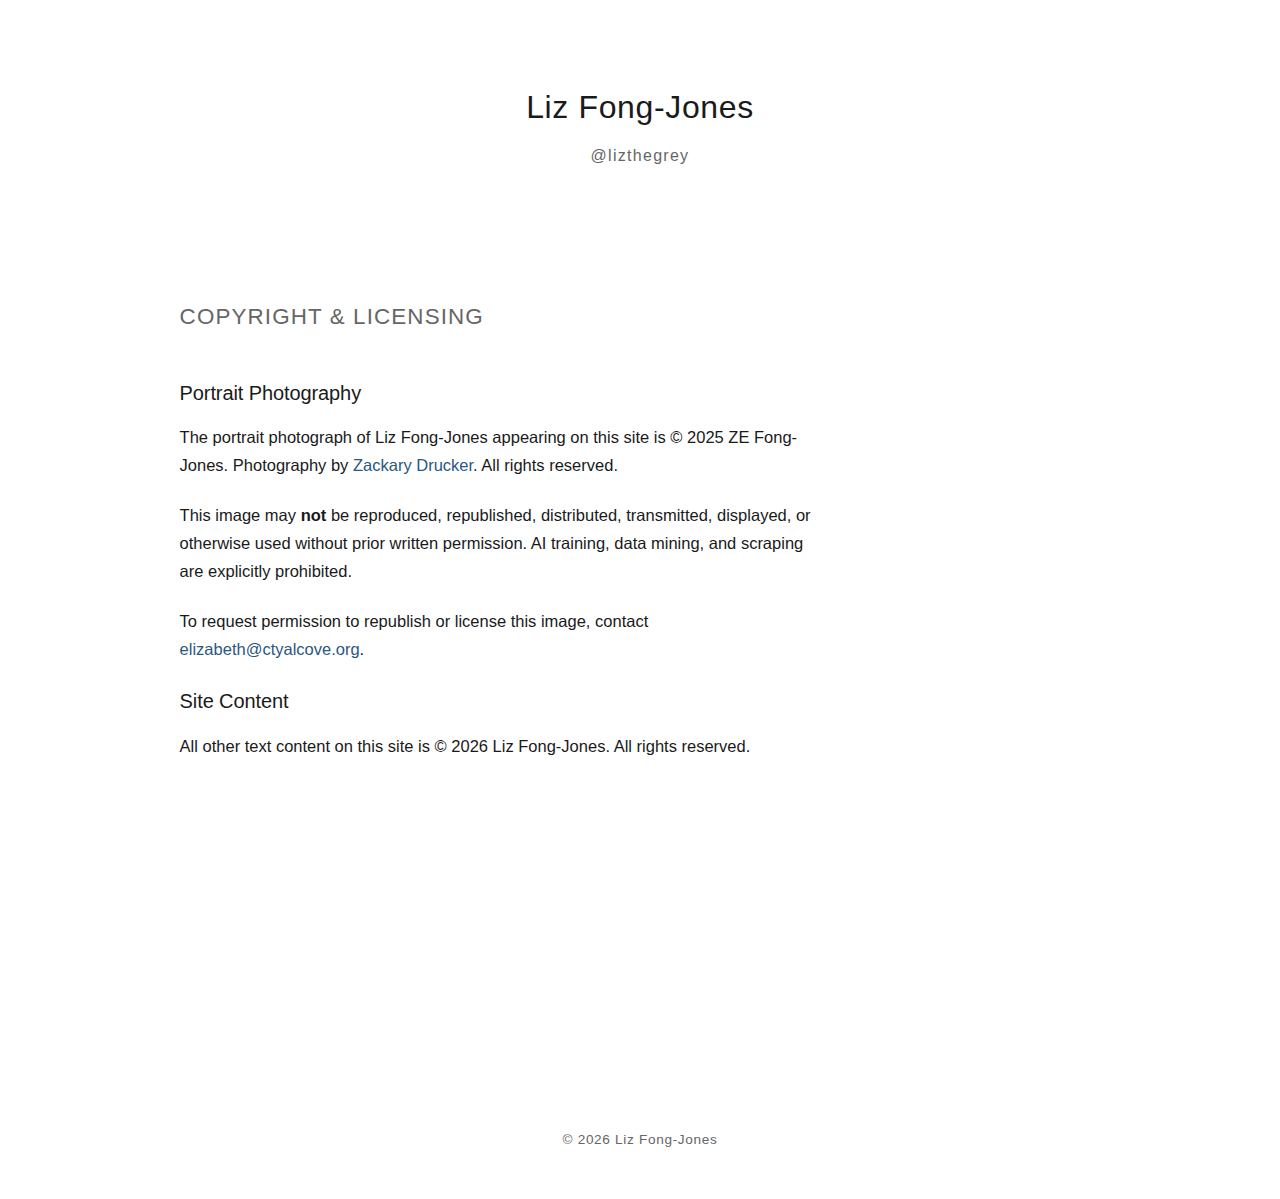
<file: copyright.html>
<!DOCTYPE html>
<html lang="en">
<head>
    <meta charset="UTF-8">
    <meta name="viewport" content="width=device-width, initial-scale=1.0">
    <title>Copyright &amp; Licensing — Liz Fong-Jones</title>
    <link rel="stylesheet" href="styles.css">
</head>
<body>
    <header>
        <h1><a href="/" style="color: inherit; text-decoration: none;">Liz Fong-Jones</a></h1>
        <p class="handle">@lizthegrey</p>
    </header>

    <main>
        <section>
            <h2>Copyright &amp; Licensing</h2>

            <h3>Portrait Photography</h3>
            <p>
                The portrait photograph of Liz Fong-Jones appearing on this site is
                &copy;&nbsp;2025&nbsp;ZE&nbsp;Fong-Jones. Photography by
                <a href="https://www.zackaryeducker.com/" target="_blank" rel="noopener">Zackary Drucker</a>.
                All rights reserved.
            </p>
            <p>
                This image may <strong>not</strong> be reproduced, republished, distributed, transmitted,
                displayed, or otherwise used without prior written permission.
                AI training, data mining, and scraping are explicitly prohibited.
            </p>
            <p>
                To request permission to republish or license this image, contact
                <a href="mailto:elizabeth@ctyalcove.org">elizabeth@ctyalcove.org</a>.
            </p>

            <h3>Site Content</h3>
            <p>
                All other text content on this site is &copy;&nbsp;2026&nbsp;Liz Fong-Jones.
                All rights reserved.
            </p>
        </section>
    </main>

    <footer>
        <p>&copy; 2026 Liz Fong-Jones</p>
    </footer>
</body>
</html>
</file>
<file: styles.css>
/* Reset and base styles */
* {
    margin: 0;
    padding: 0;
    box-sizing: border-box;
}

:root {
    --primary-bg: #ffffff;
    --secondary-bg: #f6f7f8;
    --text-primary: #1a1a1a;
    --text-secondary: #666666;
    --accent-color: #2a5880;
    --border-color: #e1e1e1;
    --spacing-unit: 1rem;
    --max-width: 1100px;
    --page-padding: 7vw;
}

body {
    font-family: 'Helvetica Neue', Helvetica, Arial, sans-serif;
    line-height: 1.7;
    color: var(--text-primary);
    background-color: var(--primary-bg);
    font-size: 16.5px;
    font-weight: 400;
    -webkit-font-smoothing: antialiased;
    -moz-osx-font-smoothing: grayscale;
}

/* Header */
header {
    background-color: var(--primary-bg);
    padding: calc(var(--spacing-unit) * 5) var(--page-padding) calc(var(--spacing-unit) * 4);
    text-align: center;
    border-bottom: none;
}

header h1 {
    font-size: 2rem;
    font-weight: 300;
    letter-spacing: 0.02em;
    margin-bottom: 0.5rem;
}

.handle {
    font-size: 1rem;
    color: var(--text-secondary);
    font-weight: 300;
    letter-spacing: 0.08em;
}

/* Main content */
main {
    max-width: var(--max-width);
    margin: 0 auto;
    padding: calc(var(--spacing-unit) * 4) var(--page-padding) calc(var(--spacing-unit) * 5);
}

section {
    margin-bottom: calc(var(--spacing-unit) * 6);
}

section:first-child {
    margin-bottom: calc(var(--spacing-unit) * 7);
}

section h2 {
    font-size: 1.4rem;
    font-weight: 300;
    letter-spacing: 0.05em;
    text-transform: uppercase;
    margin-bottom: calc(var(--spacing-unit) * 2.5);
    padding-bottom: 0;
    border-bottom: none;
    color: var(--text-secondary);
}

section h3 {
    font-size: 1.25rem;
    font-weight: 500;
    letter-spacing: -0.005em;
    margin-bottom: calc(var(--spacing-unit) * 0.85);
    color: var(--text-primary);
}

section p {
    margin-bottom: calc(var(--spacing-unit) * 1.35);
    max-width: 70ch;
}

/* Links */
a {
    color: var(--accent-color);
    text-decoration: none;
    transition: color 0.2s ease;
}

a:hover {
    text-decoration: underline;
}

/* About section with profile photo */
.about-content {
    display: grid;
    grid-template-columns: 180px 1fr;
    gap: calc(var(--spacing-unit) * 4.5);
    align-items: start;
}

.profile-photo {
    width: 100%;
    height: auto;
    border-radius: 0;
    box-shadow: none;
    margin-top: 0.5rem;
}

.about-text h2 {
    margin-top: 0;
}

.about-text .headline {
    font-size: 1.45rem;
    font-style: italic;
    font-weight: 300;
    line-height: 1.6;
    color: var(--text-primary);
    letter-spacing: 0.005em;
    margin-bottom: calc(var(--spacing-unit) * 1.75);
}

/* Publications section */
.publication {
    display: grid;
    grid-template-columns: 160px 1fr;
    gap: calc(var(--spacing-unit) * 4);
    align-items: start;
    margin-bottom: calc(var(--spacing-unit) * 3);
}

.book-cover {
    width: 100%;
    height: auto;
    border-radius: 0;
    box-shadow: 0 1px 3px rgba(0, 0, 0, 0.06);
}

.publication-details h3 {
    margin-top: 0;
    font-weight: 500;
}

/* Press section */
.press-grid {
    display: grid;
    grid-template-columns: repeat(auto-fit, minmax(340px, 1fr));
    gap: calc(var(--spacing-unit) * 4);
}

.press-item {
    background-color: transparent;
    border-radius: 0;
    overflow: hidden;
    transition: opacity 0.3s ease;
}

.press-item:hover {
    opacity: 0.75;
    transform: none;
    box-shadow: none;
}

.press-item a {
    display: block;
    color: var(--text-primary);
}

.press-item a:hover {
    text-decoration: none;
}

.press-item img {
    width: 100%;
    height: auto;
    display: block;
    border-radius: 0;
}

.press-item h3 {
    padding: calc(var(--spacing-unit) * 1.5) 0 calc(var(--spacing-unit) * 0.65);
    margin: 0;
    font-size: 1.1rem;
    font-weight: 500;
    letter-spacing: -0.005em;
}

.press-item .publication-name {
    padding: 0;
    margin: 0;
    color: var(--text-secondary);
    font-style: italic;
    font-size: 0.875rem;
}

/* Social links - organic layout */
.social-links {
    display: flex;
    flex-wrap: wrap;
    gap: calc(var(--spacing-unit) * 2.5) calc(var(--spacing-unit) * 3);
    margin-top: calc(var(--spacing-unit) * 1.5);
}

.social-links a {
    display: inline-flex;
    align-items: center;
    gap: calc(var(--spacing-unit) * 0.65);
    padding: 0;
    background-color: transparent;
    border: none;
    font-weight: 400;
    font-size: 0.95rem;
    letter-spacing: 0.01em;
    transition: opacity 0.3s ease;
}

.social-links a:hover {
    opacity: 0.6;
    text-decoration: none;
}

.social-icon {
    width: 22px;
    height: 22px;
    fill: currentColor;
    opacity: 0.75;
}

/* Speaking topics - organic list */
.topics-grid {
    list-style: none;
    display: block;
}

.topics-grid li {
    padding: 0;
    background-color: transparent;
    margin-bottom: calc(var(--spacing-unit) * 3.5);
    max-width: 650px;
}

.topics-grid li:nth-child(even) {
    margin-left: auto;
}

.topics-grid h3 {
    font-size: 1.15rem;
    font-weight: 500;
    margin-bottom: 0.85rem;
    letter-spacing: -0.005em;
}

.topics-grid p {
    margin-bottom: 0.85rem;
    line-height: 1.75;
}

.topics-grid p:last-child {
    margin-bottom: 0;
}

.topics-grid .venues {
    font-size: 0.85rem;
    color: var(--text-secondary);
    font-style: italic;
    line-height: 1.65;
}

/* Recent talks and general lists */
.talk-list,
.publications-list {
    line-height: 1.85;
}

.talk-list {
    list-style: none;
    margin-left: 0;
}

.talk-list li {
    margin-bottom: calc(var(--spacing-unit) * 1.15);
    padding-left: 1.5em;
    text-indent: -1.5em;
}

.talk-list li::before {
    content: "→";
    margin-right: 0.75em;
    color: var(--text-secondary);
}

.publications-list li {
    margin-bottom: calc(var(--spacing-unit) * 0.85);
}

.publications-list h3 {
    margin-top: calc(var(--spacing-unit) * 3);
    margin-bottom: calc(var(--spacing-unit) * 1.25);
    font-size: 1.1rem;
    font-weight: 500;
}

.publications-list ul {
    margin-left: calc(var(--spacing-unit) * 1.25);
}

/* Community section */
.community-content h3 {
    margin-top: calc(var(--spacing-unit) * 2.5);
    margin-bottom: calc(var(--spacing-unit) * 1.25);
    font-size: 1.1rem;
    font-weight: 500;
}

.community-content h3:first-child {
    margin-top: 0;
}

.community-content ul {
    margin-left: calc(var(--spacing-unit) * 1.25);
    line-height: 1.85;
}

.community-content li {
    margin-bottom: calc(var(--spacing-unit) * 0.65);
}

.grants-content {
    display: block;
}

.grants-column {
    margin-bottom: calc(var(--spacing-unit) * 4);
}

.grants-column h3 {
    margin-top: 0;
    margin-bottom: calc(var(--spacing-unit) * 1.25);
    font-size: 1.1rem;
    font-weight: 500;
}

.grants-column ul {
    margin-left: 0;
    list-style: none;
    line-height: 1.9;
    column-count: 2;
    column-gap: calc(var(--spacing-unit) * 4);
}

.grants-column li {
    margin-bottom: calc(var(--spacing-unit) * 0.65);
    break-inside: avoid;
}

.grants-column li::before {
    content: "·";
    margin-right: 0.75em;
    color: var(--text-secondary);
}

.grants-column del {
    opacity: 0.45;
    text-decoration: line-through;
}

/* Experience section */
#experience article {
    margin-bottom: calc(var(--spacing-unit) * 3);
}

.date {
    color: var(--text-secondary);
    font-style: normal;
    font-size: 0.9rem;
    letter-spacing: 0.02em;
    text-transform: uppercase;
    font-weight: 300;
}

/* Subsection heading within Recent Talks */
.subsection-heading {
    font-size: 1.1rem;
    font-weight: 500;
    letter-spacing: -0.005em;
    text-transform: none;
    margin-top: calc(var(--spacing-unit) * 3);
    margin-bottom: calc(var(--spacing-unit) * 1);
    color: var(--text-primary);
}

/* Accordion for talks */
.accordion-toggle {
    background: none;
    border: none;
    cursor: pointer;
    width: 100%;
    text-align: left;
    font-size: 1.4rem;
    font-weight: 300;
    letter-spacing: 0.05em;
    text-transform: uppercase;
    padding: 0;
    color: var(--text-secondary);
    display: flex;
    justify-content: space-between;
    align-items: center;
}

.subsection-toggle {
    font-size: 0.9rem;
    font-weight: 400;
    letter-spacing: 0.02em;
    text-transform: none;
    color: var(--accent-color);
    width: auto;
    display: inline-flex;
    gap: 0.5em;
    margin-bottom: calc(var(--spacing-unit) * 1.5);
}

.subsection-toggle:hover {
    opacity: 0.7;
}

.accordion-toggle:hover {
    opacity: 0.6;
}

.toggle-icon {
    font-size: 1rem;
    transition: transform 0.3s ease;
    opacity: 0.5;
}

.subsection-toggle .toggle-icon {
    font-size: 0.8rem;
}

.accordion-toggle[aria-expanded="true"] .toggle-icon {
    transform: rotate(180deg);
}

.accordion-content {
    margin-top: calc(var(--spacing-unit) * 2.5);
}

.subsection-toggle + .accordion-content {
    margin-top: 0;
}

.accordion-content[hidden] {
    display: none;
}

/* Individual talk styling */
.talk {
    padding: 0 0 calc(var(--spacing-unit) * 3);
    margin-bottom: calc(var(--spacing-unit) * 3);
    background-color: transparent;
    border-radius: 0;
    border: none;
    border-bottom: none;
}

.talk:last-child {
    border-bottom: none;
    margin-bottom: 0;
}

.talk h3 {
    color: var(--text-primary);
    margin-bottom: calc(var(--spacing-unit) * 0.85);
    font-weight: 500;
    font-size: 1.15rem;
}

.talk h4 {
    font-size: 0.95rem;
    font-weight: 500;
    margin-top: calc(var(--spacing-unit) * 1.5);
    margin-bottom: calc(var(--spacing-unit) * 0.85);
    color: var(--text-secondary);
    text-transform: uppercase;
    letter-spacing: 0.05em;
}

.talk ul {
    margin-left: calc(var(--spacing-unit) * 1.25);
    margin-bottom: calc(var(--spacing-unit) * 1.5);
}

.talk li {
    margin-bottom: calc(var(--spacing-unit) * 0.7);
    line-height: 1.75;
}

.co-dev {
    font-size: 0.875rem;
    color: var(--text-secondary);
    margin-top: calc(var(--spacing-unit) * 0.85);
    font-style: italic;
}

/* Footer */
footer {
    background-color: var(--primary-bg);
    padding: calc(var(--spacing-unit) * 4) var(--page-padding) calc(var(--spacing-unit) * 3);
    text-align: center;
    border-top: none;
    margin-top: calc(var(--spacing-unit) * 7);
    font-size: 0.85rem;
    color: var(--text-secondary);
    font-weight: 300;
    letter-spacing: 0.05em;
}

/* Responsive design */
@media (max-width: 768px) {
    :root {
        --page-padding: 8vw;
    }

    body {
        font-size: 16px;
    }

    header {
        padding: calc(var(--spacing-unit) * 4) var(--page-padding) calc(var(--spacing-unit) * 3);
    }

    header h1 {
        font-size: 1.75rem;
    }

    section h2 {
        font-size: 1.2rem;
    }

    .social-links {
        gap: calc(var(--spacing-unit) * 1.5) calc(var(--spacing-unit) * 2);
    }

    .topics-grid li {
        max-width: 100%;
        margin-left: 0 !important;
    }

    .accordion-toggle {
        font-size: 1.4rem;
    }

    .about-content {
        grid-template-columns: 1fr;
        gap: calc(var(--spacing-unit) * 2.5);
    }

    .profile-photo {
        max-width: 160px;
        margin: 0 auto;
    }

    .publication {
        grid-template-columns: 1fr;
        gap: calc(var(--spacing-unit) * 2);
    }

    .book-cover {
        max-width: 140px;
        margin: 0 auto;
    }

    .press-grid {
        grid-template-columns: 1fr;
        gap: calc(var(--spacing-unit) * 2.5);
    }

    .grants-column ul {
        column-count: 1;
    }
}

@media (max-width: 480px) {
    header h1 {
        font-size: 1.5rem;
    }

    .handle {
        font-size: 0.9rem;
    }

    .social-links {
        flex-direction: column;
        align-items: flex-start;
        gap: calc(var(--spacing-unit) * 1.25);
    }
}
</file>
